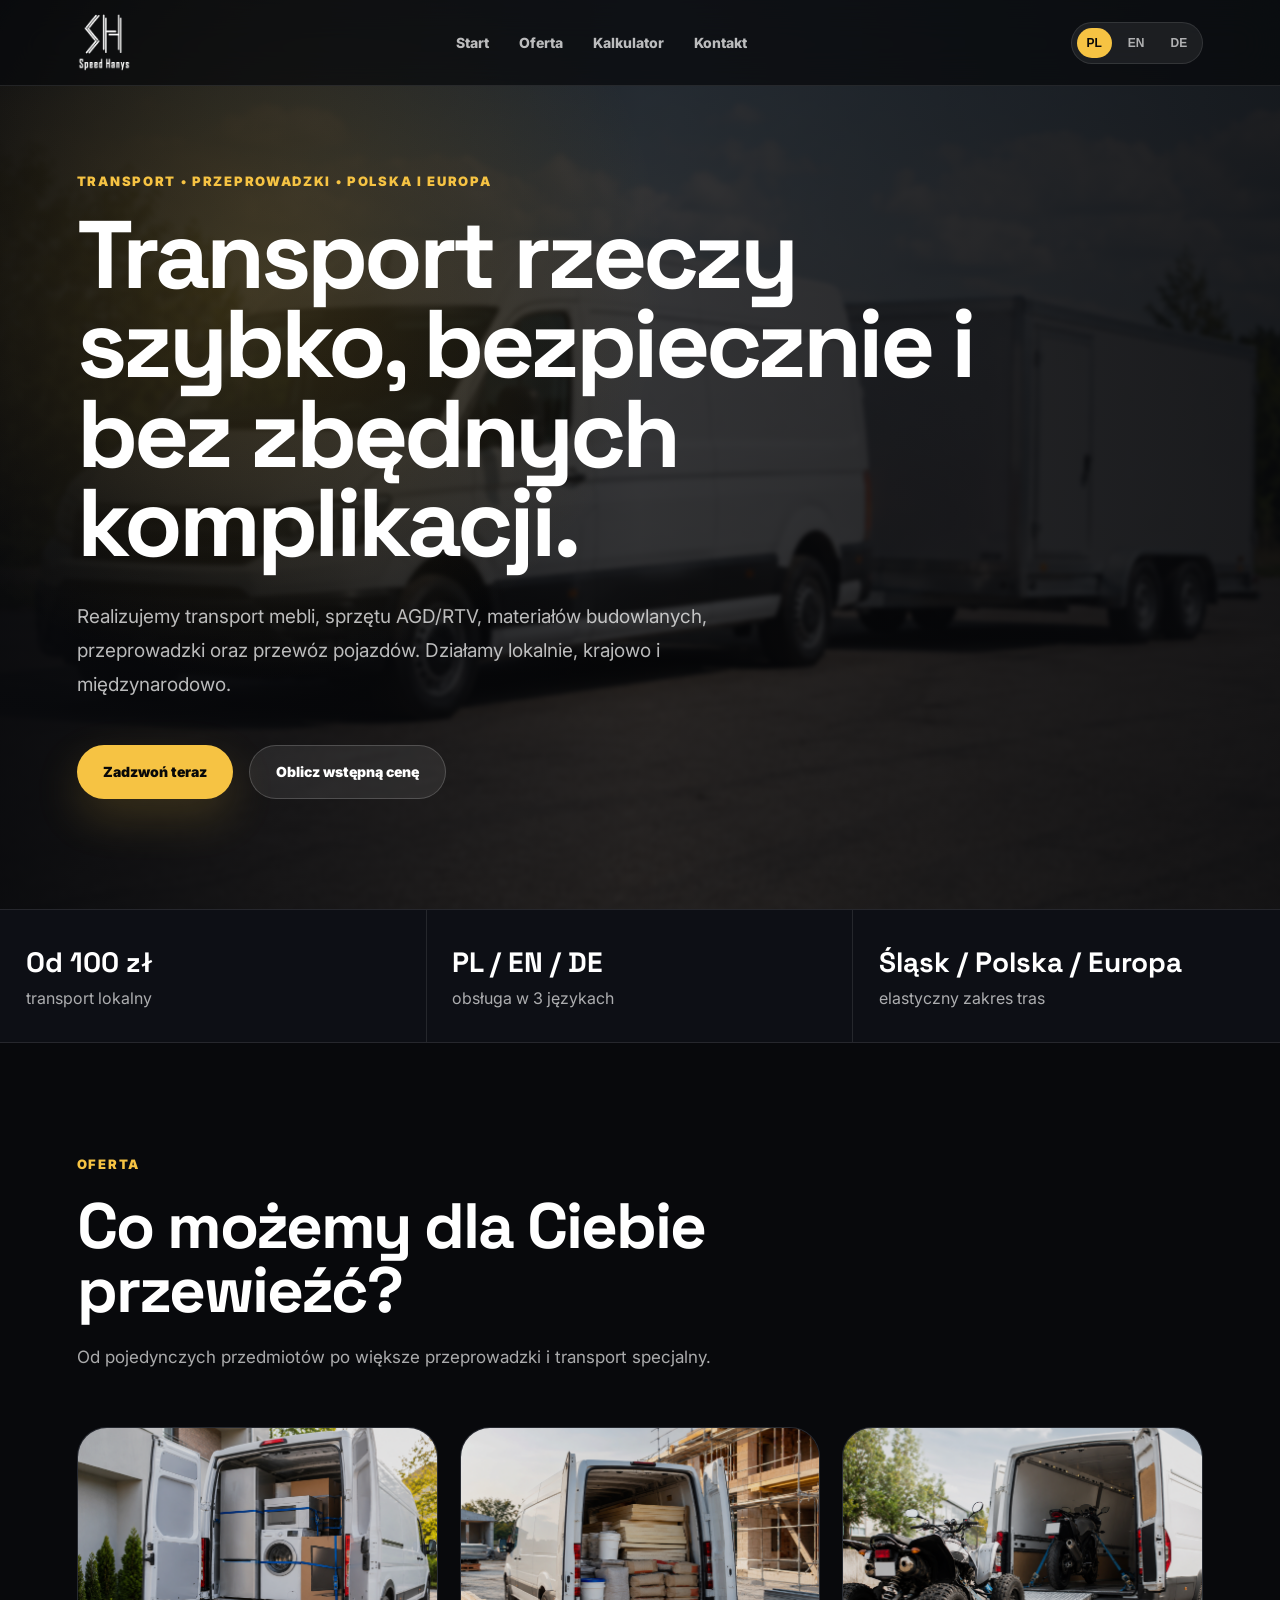
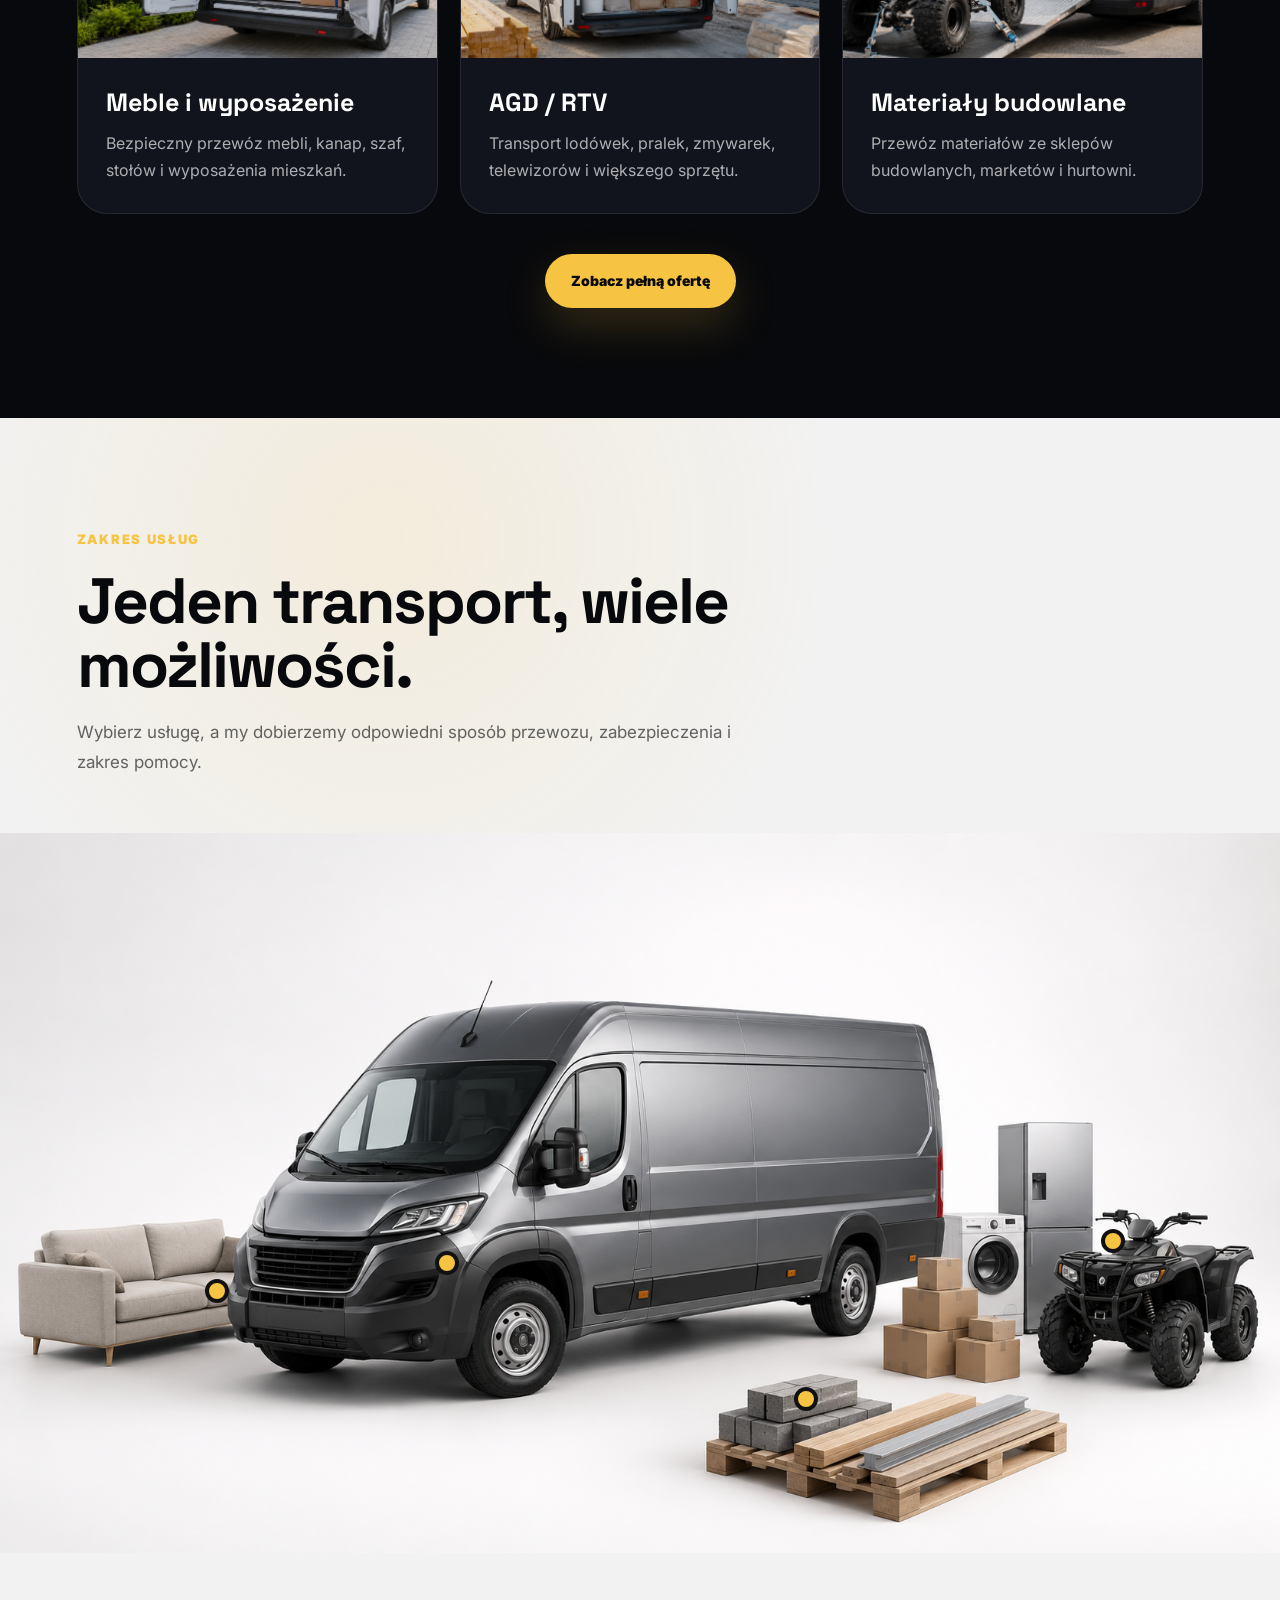
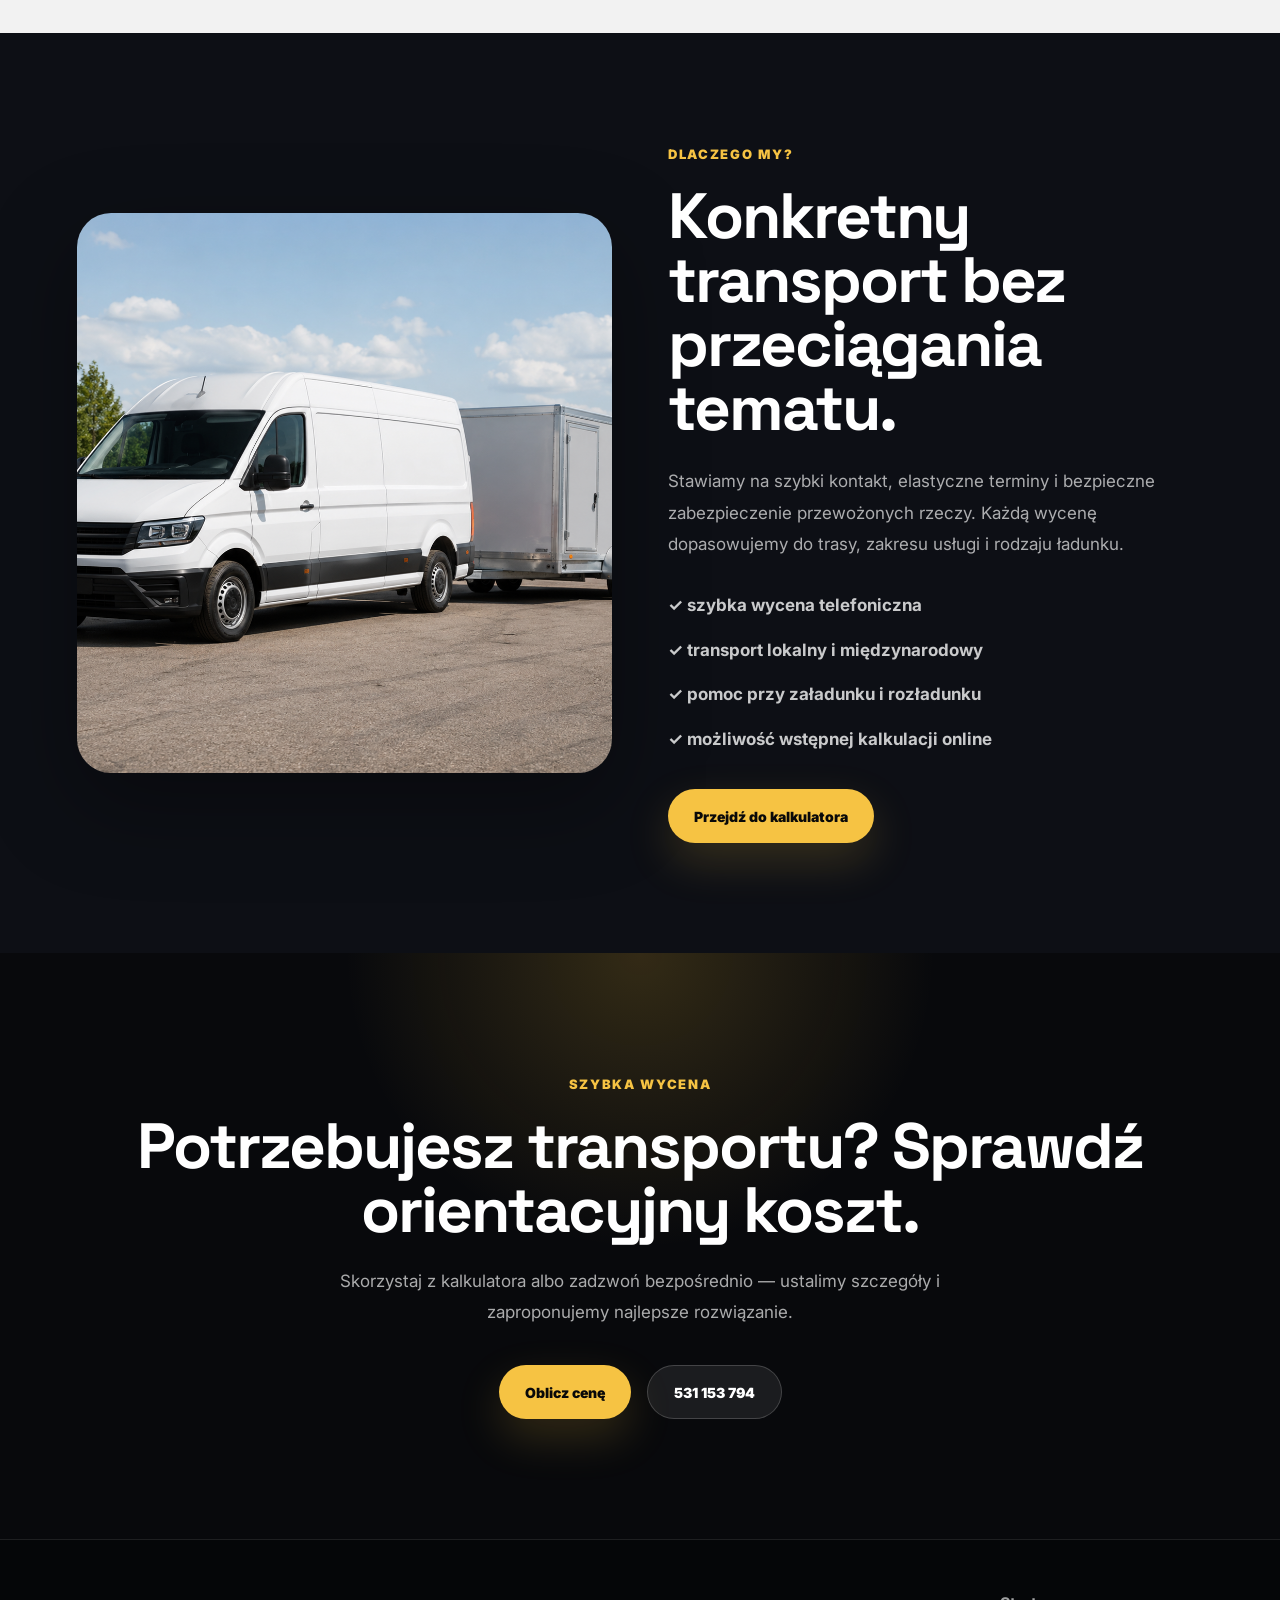
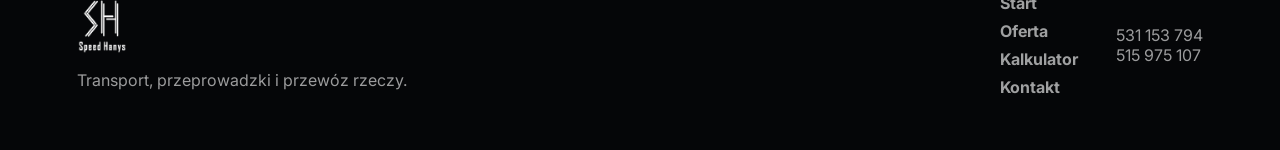
<file: index.html>
<!DOCTYPE html>
<html lang="pl">
<head>
  <meta charset="UTF-8" />
  <meta name="viewport" content="width=device-width, initial-scale=1.0" />

  <title>Speed Hanys | Transport i przeprowadzki</title>

  <link rel="preconnect" href="https://fonts.googleapis.com">
  <link rel="preconnect" href="https://fonts.gstatic.com" crossorigin>
  <link href="https://fonts.googleapis.com/css2?family=Inter:wght@300;400;500;600;700;800;900&family=Space+Grotesk:wght@400;500;600;700&display=swap" rel="stylesheet">

  <link rel="stylesheet" href="style.css">
</head>

<body>

<header class="header">
  <a href="index.html" class="logo">
    <img src="logo.png" alt="Speed Hanys">
  </a>

  <nav class="nav">
    <a href="index.html" data-i18n="nav_home">Start</a>
    <a href="oferta.html" data-i18n="nav_offer">Oferta</a>
    <a href="kalkulator.html" data-i18n="nav_calculator">Kalkulator</a>
    <a href="kontakt.html" data-i18n="nav_contact">Kontakt</a>
  </nav>

  <div class="lang-switch">
    <button data-lang="pl">PL</button>
    <button data-lang="en">EN</button>
    <button data-lang="de">DE</button>
  </div>

  <button class="menu-toggle" aria-label="Menu">
    <span></span>
    <span></span>
    <span></span>
  </button>
</header>

<section class="hero">
 <video class="hero-video" autoplay muted loop playsinline webkit-playsinline preload="auto" poster="jazda.png">
  <source src="video.mp4" type="video/mp4">
</video>

  <div class="hero-overlay"></div>

  <div class="hero-content">
    <span class="eyebrow" data-i18n="hero_badge">Transport • Przeprowadzki • Polska i Europa</span>

    <h1 data-i18n="hero_title">Transport rzeczy szybko, bezpiecznie i bez zbędnych komplikacji.</h1>

    <p data-i18n="hero_text">
      Realizujemy transport mebli, sprzętu AGD/RTV, materiałów budowlanych, przeprowadzki oraz przewóz pojazdów. Działamy lokalnie, krajowo i międzynarodowo.
    </p>

    <div class="hero-buttons">
      <a href="tel:531153794" class="btn-primary" data-i18n="hero_call">Zadzwoń teraz</a>
      <a href="kalkulator.html" class="btn-secondary" data-i18n="hero_calc">Oblicz wstępną cenę</a>
    </div>
  </div>
</section>

<section class="quick-info">
  <div>
    <strong data-i18n="quick_1_title">Od 100 zł</strong>
    <span data-i18n="quick_1_text">transport lokalny</span>
  </div>

  <div>
    <strong data-i18n="quick_2_title">PL / EN / DE</strong>
    <span data-i18n="quick_2_text">obsługa w 3 językach</span>
  </div>

  <div>
    <strong data-i18n="quick_3_title">Śląsk / Polska / Europa</strong>
    <span data-i18n="quick_3_text">elastyczny zakres tras</span>
  </div>
</section>

<section class="section services-preview">
  <div class="section-title">
    <span data-i18n="services_badge">Oferta</span>
    <h2 data-i18n="services_title">Co możemy dla Ciebie przewieźć?</h2>
    <p data-i18n="services_text">
      Od pojedynczych przedmiotów po większe przeprowadzki i transport specjalny.
    </p>
  </div>

  <div class="preview-grid">
    <article class="preview-card">
      <img src="bagaznik.png" alt="Transport mebli">
      <div>
        <h3 data-i18n="service_1_title">Meble i wyposażenie</h3>
        <p data-i18n="service_1_text">Bezpieczny przewóz mebli, kanap, szaf, stołów i wyposażenia mieszkań.</p>
      </div>
    </article>

    <article class="preview-card">
      <img src="bagaznik drugi.png" alt="Transport AGD RTV">
      <div>
        <h3 data-i18n="service_2_title">AGD / RTV</h3>
        <p data-i18n="service_2_text">Transport lodówek, pralek, zmywarek, telewizorów i większego sprzętu.</p>
      </div>
    </article>

    <article class="preview-card">
      <img src="bagaznik 3.png" alt="Materiały budowlane">
      <div>
        <h3 data-i18n="service_3_title">Materiały budowlane</h3>
        <p data-i18n="service_3_text">Przewóz materiałów ze sklepów budowlanych, marketów i hurtowni.</p>
      </div>
    </article>
  </div>

  <div class="center-btn">
    <a href="oferta.html" class="btn-primary" data-i18n="services_button">Zobacz pełną ofertę</a>
  </div>
</section>

<section class="van-system">
  <div class="section-title">
    <span data-i18n="van_badge">Zakres usług</span>
    <h2 data-i18n="van_title">Jeden transport, wiele możliwości.</h2>
    <p data-i18n="van_text">
      Wybierz usługę, a my dobierzemy odpowiedni sposób przewozu, zabezpieczenia i zakres pomocy.
    </p>
  </div>

  <div class="van-map">
    <img src="van.png" alt="Van Speed Hanys z zakresem transportu">

    <div class="hotspot hotspot-furniture">
      <span></span>
      <div class="hotspot-info">
        <h3 data-i18n="hotspot_1_title">Meble</h3>
        <p data-i18n="hotspot_1_text">Transport mebli, kanap, szaf i wyposażenia mieszkań.</p>
      </div>
    </div>

    <div class="hotspot hotspot-agd">
      <span></span>
      <div class="hotspot-info">
        <h3 data-i18n="hotspot_2_title">AGD / RTV</h3>
        <p data-i18n="hotspot_2_text">Przewóz sprzętu z zabezpieczeniem przed uszkodzeniem.</p>
      </div>
    </div>

    <div class="hotspot hotspot-build">
      <span></span>
      <div class="hotspot-info">
        <h3 data-i18n="hotspot_3_title">Budowlanka</h3>
        <p data-i18n="hotspot_3_text">Materiały budowlane, paczki, elementy remontowe.</p>
      </div>
    </div>

    <div class="hotspot hotspot-quad">
      <span></span>
      <div class="hotspot-info">
        <h3 data-i18n="hotspot_4_title">Motocykle i quady</h3>
        <p data-i18n="hotspot_4_text">Transport jednośladów, quadów i nietypowego ładunku.</p>
      </div>
    </div>
  </div>
</section>

<section class="section split">
  <div class="split-image">
    <img src="jazda.png" alt="Van w trasie">
  </div>

  <div class="split-text">
    <span data-i18n="why_badge">Dlaczego my?</span>
    <h2 data-i18n="why_title">Konkretny transport bez przeciągania tematu.</h2>
    <p data-i18n="why_text">
      Stawiamy na szybki kontakt, elastyczne terminy i bezpieczne zabezpieczenie przewożonych rzeczy. Każdą wycenę dopasowujemy do trasy, zakresu usługi i rodzaju ładunku.
    </p>

    <div class="check-list">
      <p data-i18n="why_1">✓ szybka wycena telefoniczna</p>
      <p data-i18n="why_2">✓ transport lokalny i międzynarodowy</p>
      <p data-i18n="why_3">✓ pomoc przy załadunku i rozładunku</p>
      <p data-i18n="why_4">✓ możliwość wstępnej kalkulacji online</p>
    </div>

    <a href="kalkulator.html" class="btn-primary" data-i18n="why_button">Przejdź do kalkulatora</a>
  </div>
</section>

<section class="cta">
  <span data-i18n="cta_badge">Szybka wycena</span>
  <h2 data-i18n="cta_title">Potrzebujesz transportu? Sprawdź orientacyjny koszt.</h2>
  <p data-i18n="cta_text">
    Skorzystaj z kalkulatora albo zadzwoń bezpośrednio — ustalimy szczegóły i zaproponujemy najlepsze rozwiązanie.
  </p>

  <div class="cta-buttons">
    <a href="kalkulator.html" class="btn-primary" data-i18n="cta_calc">Oblicz cenę</a>
    <a href="tel:531153794" class="btn-secondary" data-i18n="cta_call">531 153 794</a>
  </div>
</section>

<footer class="footer">
  <div>
    <img src="logo.png" alt="Speed Hanys">
    <p data-i18n="footer_text">Transport, przeprowadzki i przewóz rzeczy.</p>
  </div>

  <div>
    <a href="index.html" data-i18n="nav_home">Start</a>
    <a href="oferta.html" data-i18n="nav_offer">Oferta</a>
    <a href="kalkulator.html" data-i18n="nav_calculator">Kalkulator</a>
    <a href="kontakt.html" data-i18n="nav_contact">Kontakt</a>
  </div>

  <div>
    <p>531 153 794</p>
    <p>515 975 107</p>
  </div>
</footer>

<script src="script.js"></script>
</body>
</html>
</file>
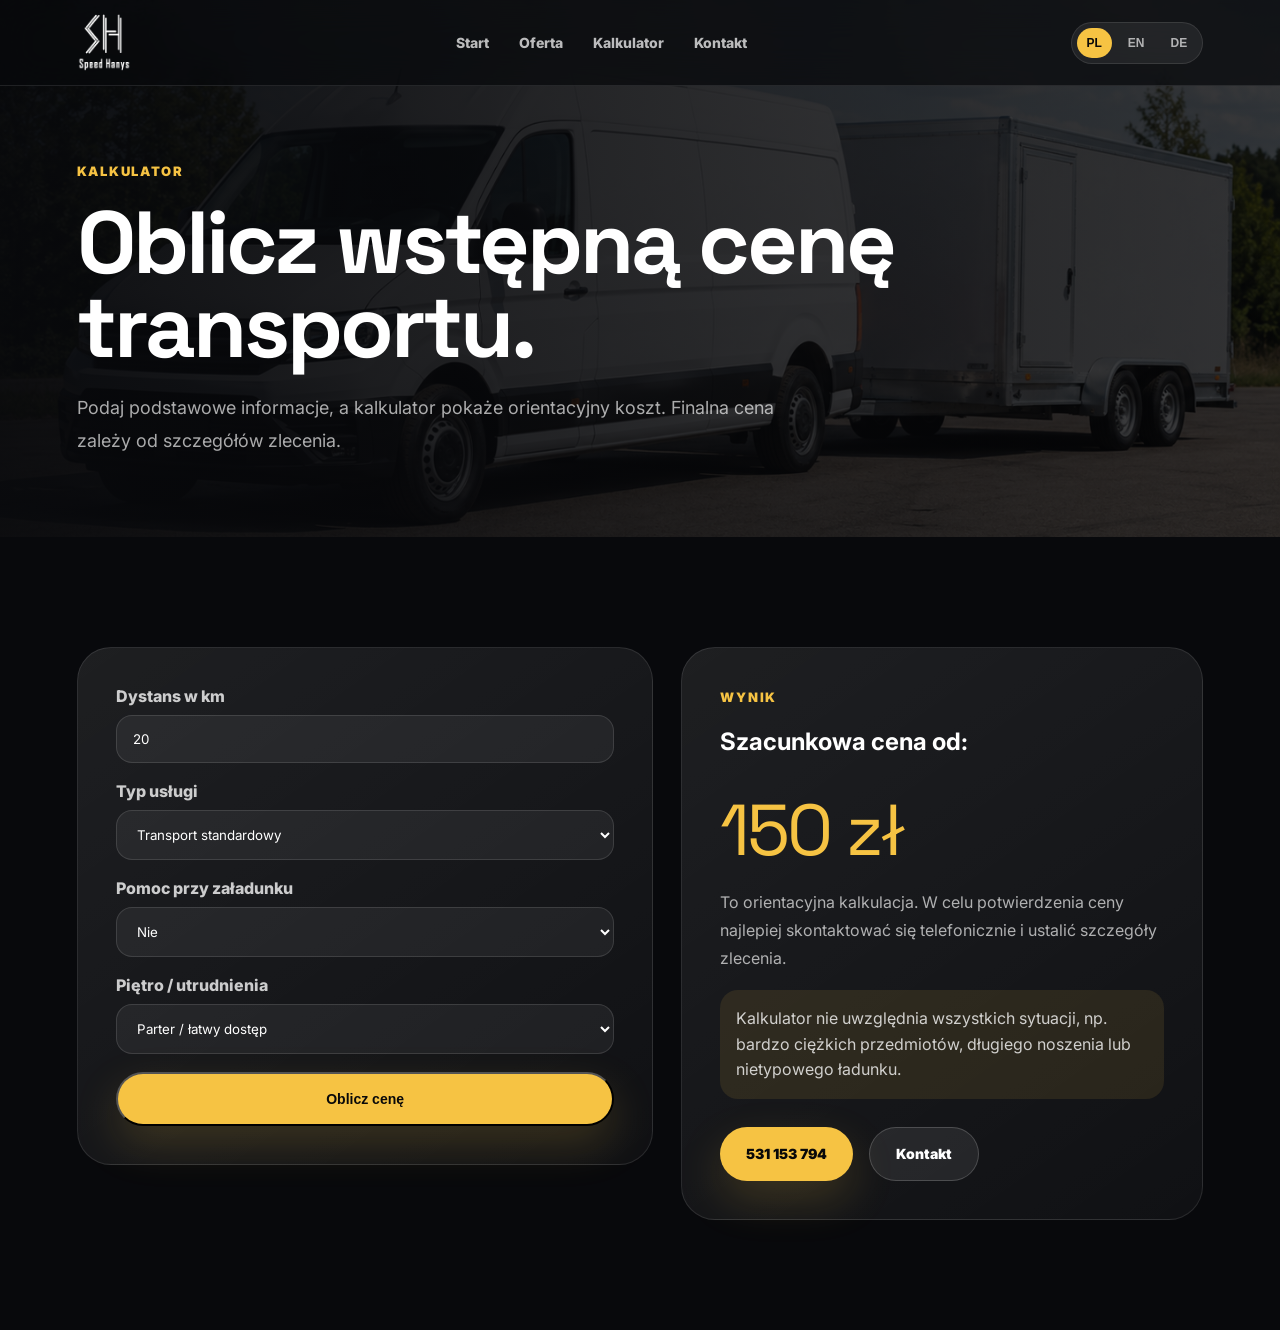
<file: kalkulator.html>
<!DOCTYPE html>
<html lang="pl">
<head>
  <meta charset="UTF-8" />
  <meta name="viewport" content="width=device-width, initial-scale=1.0" />

  <title>Kalkulator | Speed Hanys</title>

  <link rel="preconnect" href="https://fonts.googleapis.com">
  <link rel="preconnect" href="https://fonts.gstatic.com" crossorigin>
  <link href="https://fonts.googleapis.com/css2?family=Inter:wght@300;400;500;600;700;800;900&family=Space+Grotesk:wght@400;500;600;700&display=swap" rel="stylesheet">

  <link rel="stylesheet" href="style.css">
</head>

<body>

<header class="header">
  <a href="index.html" class="logo">
    <img src="logo.png" alt="Speed Hanys">
  </a>

  <nav class="nav">
    <a href="index.html" data-i18n="nav_home">Start</a>
    <a href="oferta.html" data-i18n="nav_offer">Oferta</a>
    <a href="kalkulator.html" data-i18n="nav_calculator">Kalkulator</a>
    <a href="kontakt.html" data-i18n="nav_contact">Kontakt</a>
  </nav>

  <div class="lang-switch">
    <button data-lang="pl">PL</button>
    <button data-lang="en">EN</button>
    <button data-lang="de">DE</button>
  </div>
</header>

<section class="sub-hero">
  <img src="jazda.png" alt="Transport w trasie">

  <div class="sub-hero-content">
    <span class="eyebrow" data-i18n="calc_badge">Kalkulator</span>
    <h1 data-i18n="calc_title">Oblicz wstępną cenę transportu.</h1>
    <p data-i18n="calc_text">
      Podaj podstawowe informacje, a kalkulator pokaże orientacyjny koszt. Finalna cena zależy od szczegółów zlecenia.
    </p>
  </div>
</section>

<section class="section">
  <div class="calculator-layout">
    <div class="calculator-box">
      <div class="form-grid">
        <div class="form-group">
          <label for="distance" data-i18n="field_distance">Dystans w km</label>
          <input id="distance" type="number" min="1" value="20">
        </div>

        <div class="form-group">
          <label for="serviceType" data-i18n="field_service">Typ usługi</label>
          <select id="serviceType">
            <option value="standard" data-i18n="select_standard">Transport standardowy</option>
            <option value="moving" data-i18n="select_moving">Przeprowadzka</option>
            <option value="construction" data-i18n="select_construction">Materiały budowlane</option>
            <option value="vehicle" data-i18n="select_vehicle">Motocykl / quad</option>
          </select>
        </div>

        <div class="form-group">
          <label for="help" data-i18n="field_help">Pomoc przy załadunku</label>
          <select id="help">
            <option value="no" data-i18n="select_no">Nie</option>
            <option value="yes" data-i18n="select_yes">Tak</option>
          </select>
        </div>

        <div class="form-group">
          <label for="floor" data-i18n="field_floor">Piętro / utrudnienia</label>
          <select id="floor">
            <option value="0" data-i18n="select_ground">Parter / łatwy dostęp</option>
            <option value="60" data-i18n="select_mid">1–2 piętro</option>
            <option value="120" data-i18n="select_high">3+ piętro / trudny dostęp</option>
          </select>
        </div>

        <button class="btn-primary" id="calculateBtn" data-i18n="calc_button">Oblicz cenę</button>
      </div>
    </div>

    <div class="result-box">
      <span class="eyebrow" data-i18n="result_badge">Wynik</span>
      <h2 data-i18n="result_title">Szacunkowa cena od:</h2>
      <div class="result-price"><span id="resultPrice">150</span> zł</div>
      <p data-i18n="result_text">
        To orientacyjna kalkulacja. W celu potwierdzenia ceny najlepiej skontaktować się telefonicznie i ustalić szczegóły zlecenia.
      </p>

      <div class="notice" data-i18n="result_notice">
        Kalkulator nie uwzględnia wszystkich sytuacji, np. bardzo ciężkich przedmiotów, długiego noszenia lub nietypowego ładunku.
      </div>

      <div class="hero-buttons" style="margin-top: 28px;">
        <a href="tel:531153794" class="btn-primary">531 153 794</a>
        <a href="kontakt.html" class="btn-secondary" data-i18n="nav_contact">Kontakt</a>
      </div>
    </div>
  </div>
</section>

<script src="script.js"></script>
</body>
</html>
</file>
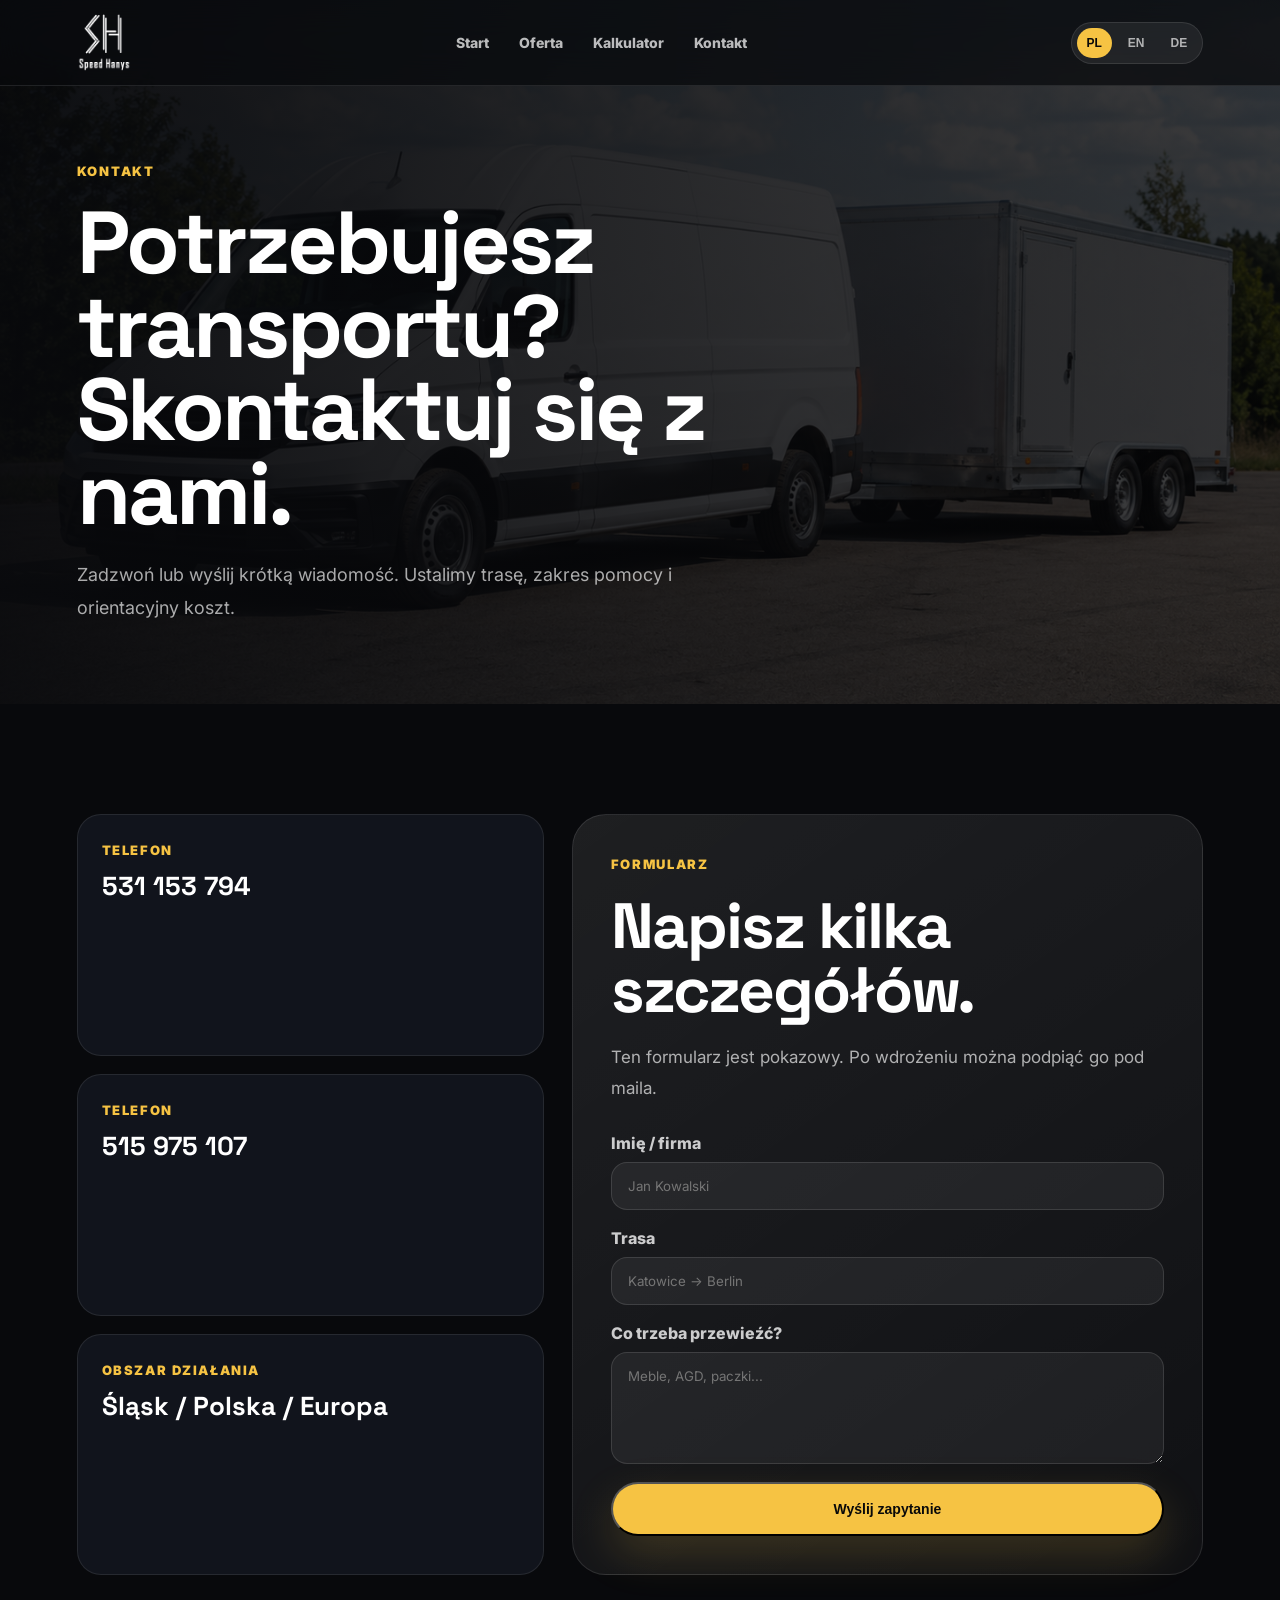
<file: kontakt.html>
<!DOCTYPE html>
<html lang="pl">
<head>
  <meta charset="UTF-8" />
  <meta name="viewport" content="width=device-width, initial-scale=1.0" />

  <title>Kontakt | Speed Hanys</title>

  <link rel="preconnect" href="https://fonts.googleapis.com">
  <link rel="preconnect" href="https://fonts.gstatic.com" crossorigin>
  <link href="https://fonts.googleapis.com/css2?family=Inter:wght@300;400;500;600;700;800;900&family=Space+Grotesk:wght@400;500;600;700&display=swap" rel="stylesheet">

  <link rel="stylesheet" href="style.css">
</head>

<body>

<header class="header">
  <a href="index.html" class="logo">
    <img src="logo.png" alt="Speed Hanys">
  </a>

  <nav class="nav">
    <a href="index.html" data-i18n="nav_home">Start</a>
    <a href="oferta.html" data-i18n="nav_offer">Oferta</a>
    <a href="kalkulator.html" data-i18n="nav_calculator">Kalkulator</a>
    <a href="kontakt.html" data-i18n="nav_contact">Kontakt</a>
  </nav>

  <div class="lang-switch">
    <button data-lang="pl">PL</button>
    <button data-lang="en">EN</button>
    <button data-lang="de">DE</button>
  </div>
</header>

<section class="sub-hero">
  <img src="van bialy.png" alt="Kontakt Speed Hanys">

  <div class="sub-hero-content">
    <span class="eyebrow" data-i18n="contact_badge">Kontakt</span>
    <h1 data-i18n="contact_title">Potrzebujesz transportu? Skontaktuj się z nami.</h1>
    <p data-i18n="contact_text">
      Zadzwoń lub wyślij krótką wiadomość. Ustalimy trasę, zakres pomocy i orientacyjny koszt.
    </p>
  </div>
</section>

<section class="section">
  <div class="contact-layout">
    <div class="contact-data">
      <div class="contact-item">
        <span data-i18n="phone_label">Telefon</span>
        <strong><a href="tel:531153794">531 153 794</a></strong>
      </div>

      <div class="contact-item">
        <span data-i18n="phone_label">Telefon</span>
        <strong><a href="tel:515975107">515 975 107</a></strong>
      </div>

      <div class="contact-item">
        <span data-i18n="area_label">Obszar działania</span>
        <strong data-i18n="area_value">Śląsk / Polska / Europa</strong>
      </div>
    </div>

    <div class="contact-box">
      <div class="section-title" style="margin-bottom: 30px;">
        <span data-i18n="form_badge">Formularz</span>
        <h2 data-i18n="form_title">Napisz kilka szczegółów.</h2>
        <p data-i18n="form_text">Ten formularz jest pokazowy. Po wdrożeniu można podpiąć go pod maila.</p>
      </div>

      <form class="form-grid">
        <div class="form-group">
          <label data-i18n="form_name">Imię / firma</label>
          <input type="text" placeholder="Jan Kowalski">
        </div>

        <div class="form-group">
          <label data-i18n="form_route">Trasa</label>
          <input type="text" placeholder="Katowice → Berlin">
        </div>

        <div class="form-group">
          <label data-i18n="form_message">Co trzeba przewieźć?</label>
          <textarea rows="5" placeholder="Meble, AGD, paczki..."></textarea>
        </div>

        <button type="button" class="btn-primary" data-i18n="form_button">Wyślij zapytanie</button>
      </form>
    </div>
  </div>
</section>

<script src="script.js"></script>
</body>
</html>
</file>
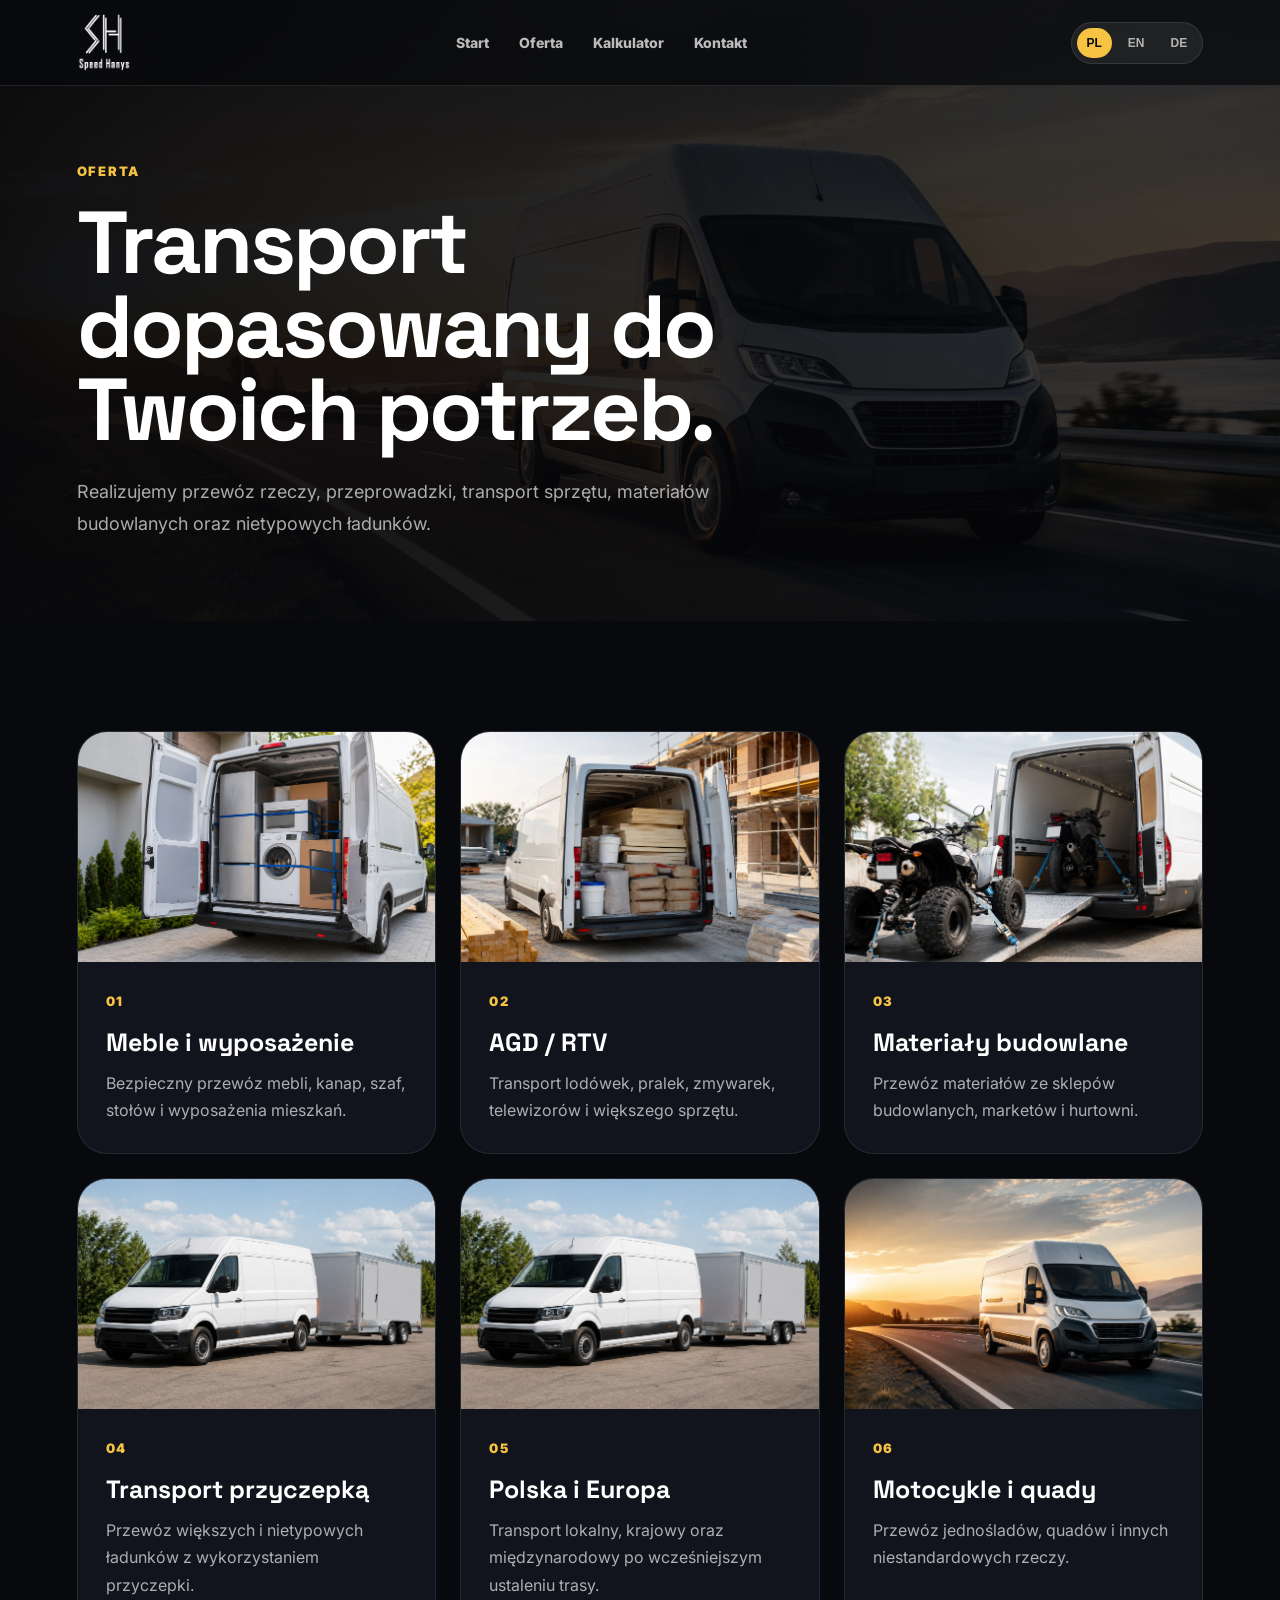
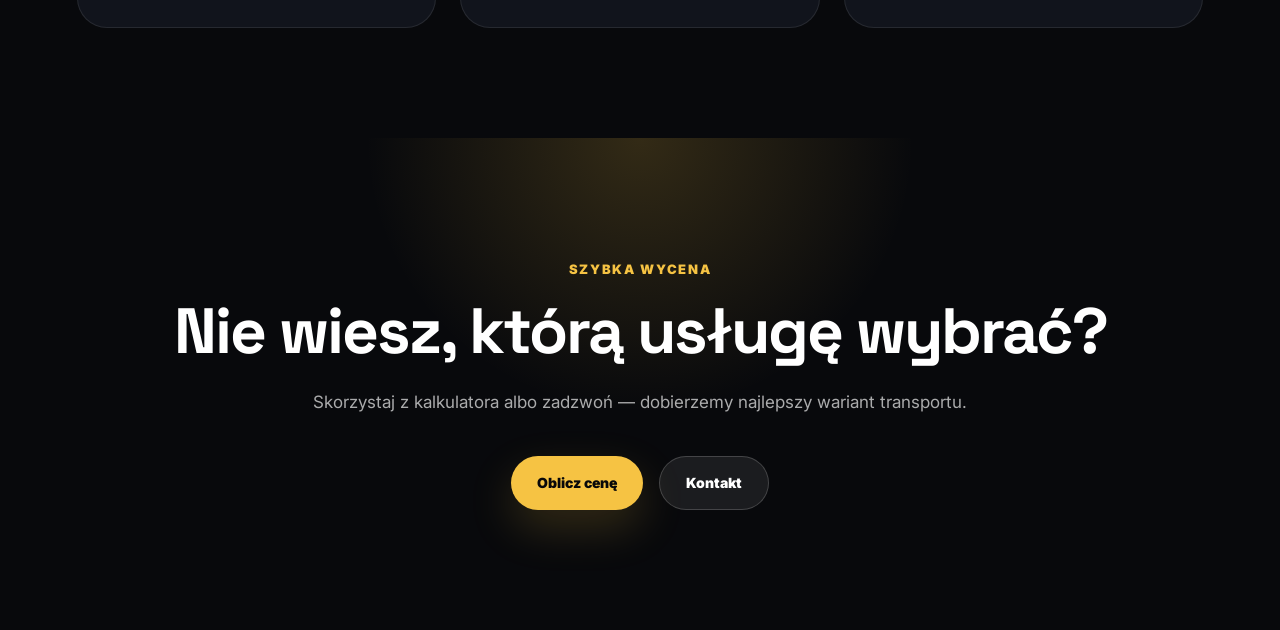
<file: oferta.html>
<!DOCTYPE html>
<html lang="pl">
<head>
  <meta charset="UTF-8" />
  <meta name="viewport" content="width=device-width, initial-scale=1.0" />

  <title>Oferta | Speed Hanys</title>

  <link rel="preconnect" href="https://fonts.googleapis.com">
  <link rel="preconnect" href="https://fonts.gstatic.com" crossorigin>
  <link href="https://fonts.googleapis.com/css2?family=Inter:wght@300;400;500;600;700;800;900&family=Space+Grotesk:wght@400;500;600;700&display=swap" rel="stylesheet">

  <link rel="stylesheet" href="style.css">
</head>

<body>

<header class="header">
  <a href="index.html" class="logo">
    <img src="logo.png" alt="Speed Hanys">
  </a>

  <nav class="nav">
    <a href="index.html" data-i18n="nav_home">Start</a>
    <a href="oferta.html" data-i18n="nav_offer">Oferta</a>
    <a href="kalkulator.html" data-i18n="nav_calculator">Kalkulator</a>
    <a href="kontakt.html" data-i18n="nav_contact">Kontakt</a>
  </nav>

  <div class="lang-switch">
    <button data-lang="pl">PL</button>
    <button data-lang="en">EN</button>
    <button data-lang="de">DE</button>
  </div>
</header>

<section class="sub-hero">
  <img src="krajobraz.png" alt="Transport w trasie">

  <div class="sub-hero-content">
    <span class="eyebrow" data-i18n="offer_badge">Oferta</span>
    <h1 data-i18n="offer_title">Transport dopasowany do Twoich potrzeb.</h1>
    <p data-i18n="offer_text">
      Realizujemy przewóz rzeczy, przeprowadzki, transport sprzętu, materiałów budowlanych oraz nietypowych ładunków.
    </p>
  </div>
</section>

<section class="section">
  <div class="offer-grid">
    <article class="offer-card">
      <img src="bagaznik.png" alt="Transport mebli">
      <div class="offer-card-content">
        <span>01</span>
        <h3 data-i18n="service_1_title">Meble i wyposażenie</h3>
        <p data-i18n="service_1_text">Bezpieczny przewóz mebli, kanap, szaf, stołów i wyposażenia mieszkań.</p>
      </div>
    </article>

    <article class="offer-card">
      <img src="bagaznik drugi.png" alt="Transport AGD RTV">
      <div class="offer-card-content">
        <span>02</span>
        <h3 data-i18n="service_2_title">AGD / RTV</h3>
        <p data-i18n="service_2_text">Transport lodówek, pralek, zmywarek, telewizorów i większego sprzętu.</p>
      </div>
    </article>

    <article class="offer-card">
      <img src="bagaznik 3.png" alt="Materiały budowlane">
      <div class="offer-card-content">
        <span>03</span>
        <h3 data-i18n="service_3_title">Materiały budowlane</h3>
        <p data-i18n="service_3_text">Przewóz materiałów ze sklepów budowlanych, marketów i hurtowni.</p>
      </div>
    </article>

    <article class="offer-card">
      <img src="van bialy.png" alt="Transport przyczepką">
      <div class="offer-card-content">
        <span>04</span>
        <h3 data-i18n="service_4_title">Transport przyczepką</h3>
        <p data-i18n="service_4_text">Przewóz większych i nietypowych ładunków z wykorzystaniem przyczepki.</p>
      </div>
    </article>

    <article class="offer-card">
      <img src="jazda.png" alt="Transport międzynarodowy">
      <div class="offer-card-content">
        <span>05</span>
        <h3 data-i18n="service_5_title">Polska i Europa</h3>
        <p data-i18n="service_5_text">Transport lokalny, krajowy oraz międzynarodowy po wcześniejszym ustaleniu trasy.</p>
      </div>
    </article>

    <article class="offer-card">
      <img src="krajobraz.png" alt="Transport pojazdów">
      <div class="offer-card-content">
        <span>06</span>
        <h3 data-i18n="service_6_title">Motocykle i quady</h3>
        <p data-i18n="service_6_text">Przewóz jednośladów, quadów i innych niestandardowych rzeczy.</p>
      </div>
    </article>
  </div>
</section>

<section class="cta">
  <span data-i18n="cta_badge">Szybka wycena</span>
  <h2 data-i18n="offer_cta_title">Nie wiesz, którą usługę wybrać?</h2>
  <p data-i18n="offer_cta_text">Skorzystaj z kalkulatora albo zadzwoń — dobierzemy najlepszy wariant transportu.</p>

  <div class="cta-buttons">
    <a href="kalkulator.html" class="btn-primary" data-i18n="cta_calc">Oblicz cenę</a>
    <a href="kontakt.html" class="btn-secondary" data-i18n="nav_contact">Kontakt</a>
  </div>
</section>

<script src="script.js"></script>
</body>
</html>
</file>
<file: style.css>
* {
  margin: 0;
  padding: 0;
  box-sizing: border-box;
}

html {
  scroll-behavior: smooth;
}

body {
  font-family: 'Inter', sans-serif;
  background: #08090c;
  color: #fff;
  overflow-x: hidden;
}

a {
  color: inherit;
  text-decoration: none;
}

:root {
  --yellow: #f6c343;
  --yellow-dark: #d9a827;
  --black: #08090c;
  --card: #11141c;
  --muted: rgba(255,255,255,0.66);
  --line: rgba(255,255,255,0.1);
}

/* HEADER */

.header {
  position: fixed;
  top: 0;
  left: 0;
  width: 100%;
  height: 86px;
  padding: 0 6%;
  display: flex;
  align-items: center;
  justify-content: space-between;
  z-index: 100;
  background: rgba(8, 9, 12, 0.72);
  backdrop-filter: blur(18px);
  border-bottom: 1px solid var(--line);
}

.logo img {
  height: 58px;
  width: auto;
  display: block;
}

.nav {
  display: flex;
  align-items: center;
  gap: 30px;
}

.nav a {
  font-size: 14px;
  font-weight: 800;
  color: rgba(255,255,255,0.72);
  transition: 0.25s ease;
}

.nav a:hover {
  color: #fff;
}

.lang-switch {
  display: flex;
  gap: 6px;
  padding: 5px;
  border-radius: 999px;
  background: rgba(255,255,255,0.07);
  border: 1px solid rgba(255,255,255,0.1);
}

.lang-switch button {
  border: none;
  background: transparent;
  color: rgba(255,255,255,0.66);
  font-size: 12px;
  font-weight: 900;
  padding: 8px 10px;
  border-radius: 999px;
  cursor: pointer;
}

.lang-switch button.active {
  background: var(--yellow);
  color: #090909;
}

.menu-toggle {
  display: none;
}

/* HERO */

.hero {
  min-height: 100vh;
  position: relative;
  padding: 170px 6% 110px;
  display: flex;
  align-items: center;
  overflow: hidden;
}

.hero-video {
  position: absolute;
  inset: 0;
  width: 100%;
  height: 100%;
  object-fit: cover;
  filter: blur(2px) brightness(0.45);
  transform: scale(1.04);
  z-index: -3;
}

.hero-overlay {
  position: absolute;
  inset: 0;
  background:
    radial-gradient(circle at 20% 30%, rgba(246,195,67,0.18), transparent 34%),
    linear-gradient(90deg, rgba(8,9,12,0.94), rgba(8,9,12,0.56), rgba(8,9,12,0.78));
  z-index: -2;
}

.hero-content {
  max-width: 930px;
}

.eyebrow,
.section-title span,
.split-text span,
.cta span {
  display: inline-block;
  color: var(--yellow);
  font-size: 13px;
  font-weight: 900;
  letter-spacing: 0.13em;
  text-transform: uppercase;
  margin-bottom: 22px;
}

.hero h1 {
  font-family: 'Space Grotesk', sans-serif;
  font-size: clamp(48px, 7.5vw, 104px);
  line-height: 0.93;
  letter-spacing: -4px;
  margin-bottom: 32px;
}

.hero p {
  max-width: 680px;
  color: rgba(255,255,255,0.72);
  font-size: 19px;
  line-height: 1.8;
  margin-bottom: 42px;
}

.hero-buttons,
.cta-buttons {
  display: flex;
  gap: 16px;
  flex-wrap: wrap;
}

.btn-primary,
.btn-secondary {
  display: inline-flex;
  align-items: center;
  justify-content: center;
  min-height: 54px;
  padding: 0 26px;
  border-radius: 999px;
  font-size: 14px;
  font-weight: 900;
  transition: 0.25s ease;
}

.btn-primary {
  background: var(--yellow);
  color: #090909;
  box-shadow: 0 18px 45px rgba(246,195,67,0.18);
}

.btn-primary:hover {
  transform: translateY(-4px);
  background: #ffd76a;
}

.btn-secondary {
  color: #fff;
  background: rgba(255,255,255,0.08);
  border: 1px solid rgba(255,255,255,0.18);
}

.btn-secondary:hover {
  transform: translateY(-4px);
  background: rgba(255,255,255,0.14);
}

/* QUICK INFO */

.quick-info {
  display: grid;
  grid-template-columns: repeat(3, 1fr);
  background: #0d0f15;
  border-top: 1px solid var(--line);
  border-bottom: 1px solid var(--line);
}

.quick-info div {
  padding: 34px 6%;
  border-right: 1px solid var(--line);
}

.quick-info div:last-child {
  border-right: none;
}

.quick-info strong {
  display: block;
  font-family: 'Space Grotesk', sans-serif;
  font-size: 28px;
  margin-bottom: 8px;
}

.quick-info span {
  color: var(--muted);
}

/* COMMON */

.section {
  padding: 110px 6%;
}

.section-title {
  max-width: 820px;
  margin-bottom: 55px;
}

.section-title h2,
.split-text h2,
.cta h2 {
  font-family: 'Space Grotesk', sans-serif;
  font-size: clamp(36px, 5vw, 64px);
  line-height: 1;
  letter-spacing: -2px;
}

.section-title p,
.cta p {
  color: var(--muted);
  font-size: 17px;
  line-height: 1.8;
  margin-top: 20px;
}

/* PREVIEW */

.preview-grid {
  display: grid;
  grid-template-columns: repeat(3, 1fr);
  gap: 22px;
}

.preview-card {
  border-radius: 30px;
  overflow: hidden;
  background: var(--card);
  border: 1px solid rgba(255,255,255,0.09);
  transition: 0.28s ease;
}

.preview-card:hover {
  transform: translateY(-8px);
  border-color: rgba(246,195,67,0.35);
}

.preview-card img {
  width: 100%;
  height: 230px;
  object-fit: cover;
  display: block;
  filter: brightness(0.9);
}

.preview-card div {
  padding: 28px;
}

.preview-card h3 {
  font-family: 'Space Grotesk', sans-serif;
  font-size: 25px;
  margin-bottom: 12px;
}

.preview-card p {
  color: var(--muted);
  line-height: 1.7;
}

.center-btn {
  margin-top: 40px;
  text-align: center;
}

/* VAN MAP */

.van-system {
  padding: 110px 0 80px;
  background:
    radial-gradient(circle at 30% 10%, rgba(246,195,67,0.13), transparent 32%),
    #f2f2f2;
  color: #08090c;
}

.van-system .section-title {
  padding: 0 6%;
}

.van-system .section-title p {
  color: rgba(8,9,12,0.62);
}

.van-map {
  position: relative;
  width: 100%;
  overflow: hidden;
  background: #f2f2f2;
}

.van-map img {
  width: 100%;
  display: block;
}

.hotspot {
  position: absolute;
  z-index: 5;
}

.hotspot > span {
  width: 24px;
  height: 24px;
  display: block;
  border-radius: 50%;
  background: var(--yellow);
  border: 4px solid #111;
  box-shadow: 0 0 0 0 rgba(246,195,67,0.75);
  animation: pulse 2s infinite;
  cursor: pointer;
}

@keyframes pulse {
  0% {
    box-shadow: 0 0 0 0 rgba(246,195,67,0.75);
  }

  70% {
    box-shadow: 0 0 0 20px rgba(246,195,67,0);
  }

  100% {
    box-shadow: 0 0 0 0 rgba(246,195,67,0);
  }
}

.hotspot-info {
  position: absolute;
  left: 50%;
  bottom: 36px;
  transform: translateX(-50%) translateY(10px);
  width: 245px;
  padding: 18px;
  border-radius: 18px;
  background: rgba(8,9,12,0.95);
  color: #fff;
  opacity: 0;
  visibility: hidden;
  transition: 0.25s ease;
  pointer-events: none;
  box-shadow: 0 20px 50px rgba(0,0,0,0.28);
}

.hotspot-info h3 {
  font-family: 'Space Grotesk', sans-serif;
  font-size: 20px;
  color: var(--yellow);
  margin-bottom: 8px;
}

.hotspot-info p {
  font-size: 13px;
  line-height: 1.6;
  color: rgba(255,255,255,0.78);
}

.hotspot:hover .hotspot-info {
  opacity: 1;
  visibility: visible;
  transform: translateX(-50%) translateY(0);
}

.hotspot-furniture {
  top: 62%;
  left: 16%;
}

.hotspot-agd {
  top: 58%;
  left: 34%;
}

.hotspot-build {
  top: 77%;
  left: 62%;
}

.hotspot-quad {
  top: 55%;
  left: 86%;
}

/* SPLIT */

.split {
  display: grid;
  grid-template-columns: 1fr 1fr;
  gap: 56px;
  align-items: center;
  background: #0d0f15;
}

.split-image img {
  width: 100%;
  height: 560px;
  object-fit: cover;
  border-radius: 34px;
  display: block;
  box-shadow: 0 30px 90px rgba(0,0,0,0.35);
}

.split-text p {
  color: var(--muted);
  line-height: 1.85;
  font-size: 17px;
  margin: 26px 0;
}

.check-list {
  display: grid;
  gap: 13px;
  margin: 30px 0 34px;
}

.check-list p {
  margin: 0;
  color: rgba(255,255,255,0.78);
  font-weight: 700;
}

/* CTA */

.cta {
  padding: 120px 6%;
  text-align: center;
  background:
    radial-gradient(circle at 50% 0%, rgba(246,195,67,0.18), transparent 34%),
    #08090c;
}

.cta p {
  max-width: 720px;
  margin: 24px auto 38px;
}

.cta-buttons {
  justify-content: center;
}

/* FOOTER */

.footer {
  padding: 45px 6%;
  background: #050608;
  border-top: 1px solid var(--line);
  display: grid;
  grid-template-columns: 1fr auto auto;
  align-items: center;
  gap: 38px;
}

.footer img {
  height: 54px;
  margin-bottom: 12px;
}

.footer p {
  color: rgba(255,255,255,0.6);
}

.footer a {
  display: block;
  color: rgba(255,255,255,0.62);
  font-weight: 700;
  margin: 8px 0;
}

/* SUBPAGES */

.sub-hero {
  min-height: 58vh;
  padding: 160px 6% 80px;
  position: relative;
  display: flex;
  align-items: end;
  overflow: hidden;
}

.sub-hero img {
  position: absolute;
  inset: 0;
  width: 100%;
  height: 100%;
  object-fit: cover;
  filter: brightness(0.42);
  z-index: -2;
}

.sub-hero::after {
  content: "";
  position: absolute;
  inset: 0;
  background: linear-gradient(90deg, rgba(8,9,12,0.92), rgba(8,9,12,0.42));
  z-index: -1;
}

.sub-hero-content {
  max-width: 850px;
}

.sub-hero h1 {
  font-family: 'Space Grotesk', sans-serif;
  font-size: clamp(46px, 7vw, 88px);
  line-height: 0.95;
  letter-spacing: -3px;
  margin-bottom: 24px;
}

.sub-hero p {
  color: var(--muted);
  font-size: 18px;
  line-height: 1.8;
  max-width: 700px;
}

/* OFFER PAGE */

.offer-grid {
  display: grid;
  grid-template-columns: repeat(3, 1fr);
  gap: 24px;
}

.offer-card {
  border-radius: 30px;
  background: var(--card);
  border: 1px solid rgba(255,255,255,0.09);
  overflow: hidden;
  transition: 0.25s ease;
}

.offer-card:hover {
  transform: translateY(-7px);
  border-color: rgba(246,195,67,0.35);
}

.offer-card img {
  width: 100%;
  height: 230px;
  object-fit: cover;
  display: block;
}

.offer-card-content {
  padding: 28px;
}

.offer-card span {
  color: var(--yellow);
  font-size: 13px;
  font-weight: 900;
  letter-spacing: 0.12em;
  text-transform: uppercase;
}

.offer-card h3 {
  font-family: 'Space Grotesk', sans-serif;
  font-size: 25px;
  margin: 16px 0 12px;
}

.offer-card p {
  color: var(--muted);
  line-height: 1.72;
}

/* CALCULATOR */

.calculator-layout {
  display: grid;
  grid-template-columns: 1.05fr 0.95fr;
  gap: 28px;
  align-items: start;
}

.calculator-box,
.result-box,
.contact-box {
  padding: 38px;
  border-radius: 34px;
  background:
    linear-gradient(145deg, rgba(255,255,255,0.09), rgba(255,255,255,0.035));
  border: 1px solid rgba(255,255,255,0.1);
}

.form-grid {
  display: grid;
  gap: 18px;
}

.form-group {
  display: grid;
  gap: 9px;
}

.form-group label {
  font-weight: 800;
  color: rgba(255,255,255,0.78);
}

.form-group input,
.form-group select,
.form-group textarea {
  width: 100%;
  border: 1px solid rgba(255,255,255,0.12);
  background: rgba(255,255,255,0.06);
  color: #fff;
  border-radius: 16px;
  padding: 15px 16px;
  font-family: 'Inter', sans-serif;
  outline: none;
}

.form-group option {
  color: #08090c;
}

.result-price {
  font-family: 'Space Grotesk', sans-serif;
  font-size: clamp(46px, 7vw, 72px);
  letter-spacing: -3px;
  color: var(--yellow);
  margin: 28px 0 12px;
}

.result-box p {
  color: var(--muted);
  line-height: 1.75;
}

.notice {
  margin-top: 18px;
  padding: 16px;
  border-radius: 18px;
  background: rgba(246,195,67,0.1);
  color: rgba(255,255,255,0.78);
  line-height: 1.6;
}

/* CONTACT */

.contact-layout {
  display: grid;
  grid-template-columns: 0.85fr 1.15fr;
  gap: 28px;
}

.contact-data {
  display: grid;
  gap: 18px;
}

.contact-item {
  padding: 24px;
  border-radius: 24px;
  background: var(--card);
  border: 1px solid rgba(255,255,255,0.09);
}

.contact-item span {
  color: var(--yellow);
  font-size: 13px;
  font-weight: 900;
  text-transform: uppercase;
  letter-spacing: 0.12em;
}

.contact-item strong {
  display: block;
  font-family: 'Space Grotesk', sans-serif;
  font-size: 26px;
  margin-top: 10px;
}

/* MOBILE */

@media (max-width: 980px) {
  .header {
    height: auto;
    min-height: 80px;
    padding: 12px 22px;
    align-items: flex-start;
    flex-wrap: wrap;
    gap: 12px;
  }

  .logo img {
    height: 48px;
  }

  .nav {
    order: 3;
    width: 100%;
    justify-content: space-between;
    gap: 10px;
  }

  .nav a {
    font-size: 12px;
  }

  .lang-switch {
    margin-left: auto;
  }

  .hero {
    padding: 165px 24px 86px;
    min-height: 92vh;
  }

  .hero h1 {
    font-size: 48px;
    letter-spacing: -2px;
  }

  .hero p {
    font-size: 16px;
  }

  .quick-info,
  .preview-grid,
  .split,
  .footer,
  .offer-grid,
  .calculator-layout,
  .contact-layout {
    grid-template-columns: 1fr;
  }

  .quick-info div {
    border-right: none;
    border-bottom: 1px solid var(--line);
  }

  .section,
  .cta,
  .van-system {
    padding-left: 24px;
    padding-right: 24px;
  }

  .van-system {
    padding-top: 80px;
  }

  .van-system .section-title {
    padding: 0;
  }

  .van-map {
    width: calc(100% + 48px);
    margin-left: -24px;
  }

  .hotspot-info {
    width: 210px;
  }

  .split-image img {
    height: 360px;
  }

  .sub-hero {
    padding: 150px 24px 70px;
  }

  .calculator-box,
  .result-box,
  .contact-box {
    padding: 28px;
  }
}

@media (max-width: 560px) {
  .nav a {
    font-size: 11px;
  }

  .lang-switch button {
    padding: 7px 8px;
    font-size: 11px;
  }

  .hero h1 {
    font-size: 41px;
  }

  .btn-primary,
  .btn-secondary {
    width: 100%;
  }

  .hero-buttons,
  .cta-buttons {
    width: 100%;
  }

  .hotspot > span {
    width: 18px;
    height: 18px;
    border-width: 3px;
  }

  .hotspot-furniture {
    top: 60%;
    left: 18%;
  }

  .hotspot-agd {
    top: 57%;
    left: 38%;
  }

  .hotspot-build {
    top: 76%;
    left: 62%;
  }

  .hotspot-quad {
    top: 55%;
    left: 84%;
  }
}
.hero-video::-webkit-media-controls {
  display: none !important;
}

.hero-video::-webkit-media-controls-start-playback-button {
  display: none !important;
  -webkit-appearance: none;
}
</file>
